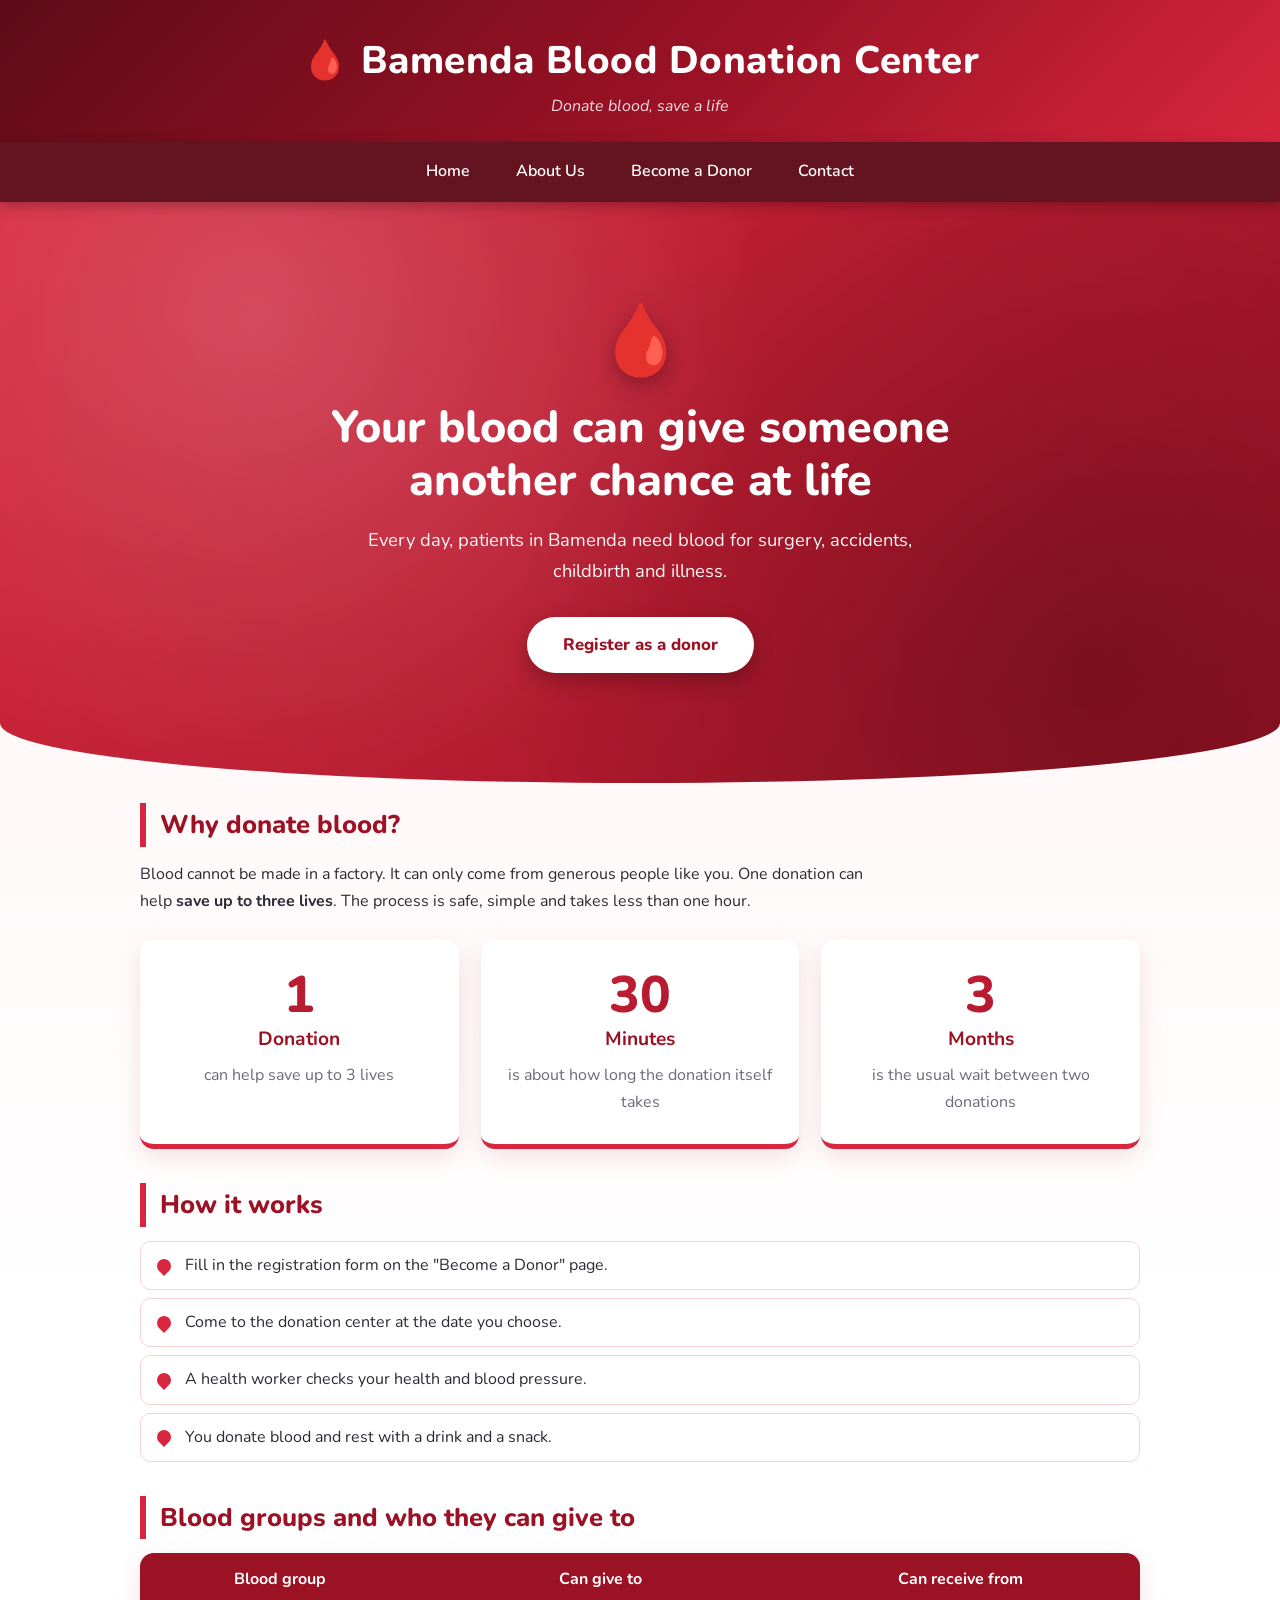
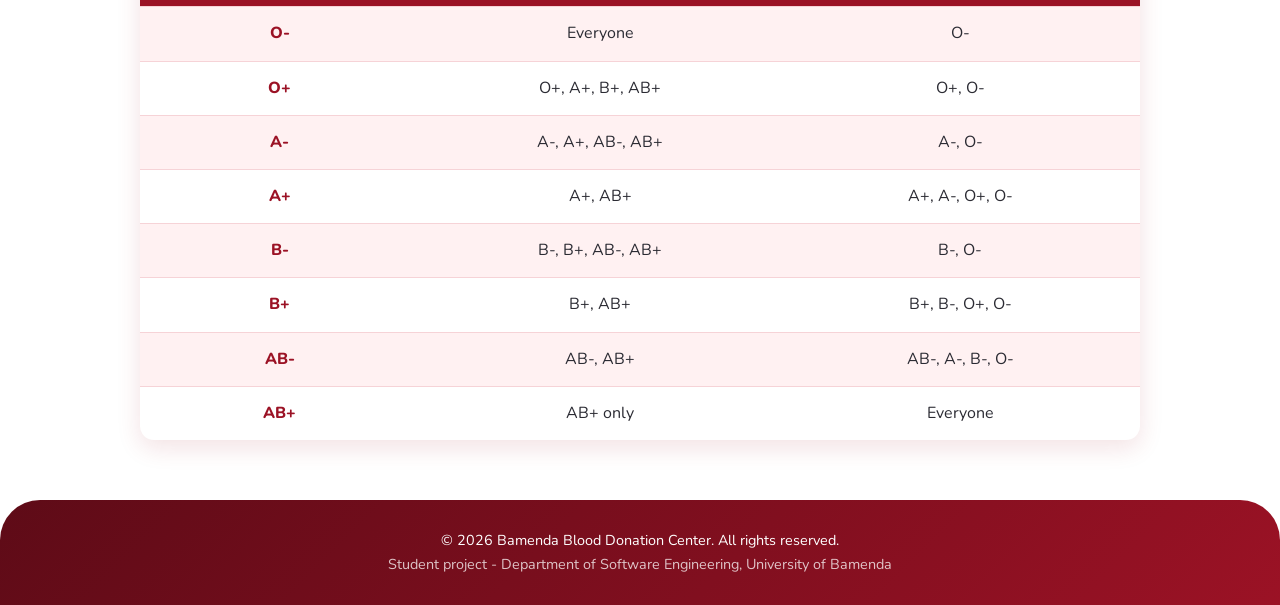
<file: index.html>
<!DOCTYPE html>
<html lang="en">
<head>
  <meta charset="UTF-8">
  <meta name="viewport" content="width=device-width, initial-scale=1.0">
  <title>Home - Bamenda Blood Donation</title>
  <link rel="stylesheet" href="style.css">
</head>
<body>

  
  <header>
    <h1>&#129656; Bamenda Blood Donation Center</h1>
    <p>Donate blood, save a life</p>
  </header>

  
  <nav>
    <input type="checkbox" id="nav-toggle" class="nav-toggle">
    <label for="nav-toggle" class="hamburger" aria-label="Open menu">
      <span></span>
      <span></span>
      <span></span>
    </label>
    <ul>
      <li><a href="index.html">Home</a></li>
      <li><a href="about.html">About Us</a></li>
      <li><a href="donate.html">Become a Donor</a></li>
      <li><a href="contact.html">Contact</a></li>
    </ul>
  </nav>

  
  <div class="hero">
    <div class="drop">&#129656;</div>
    <h2>Your blood can give someone another chance at life</h2>
    <p>Every day, patients in Bamenda need blood for surgery, accidents, childbirth and illness.</p>
    <a class="btn" href="donate.html">Register as a donor</a>
  </div>

  <div class="container">

    <h2>Why donate blood?</h2>
    <p>
      Blood cannot be made in a factory. It can only come from generous people like you.
      One donation can help <strong>save up to three lives</strong>. The process is safe,
      simple and takes less than one hour.
    </p>

    
    <div class="cards">
      <div class="card">
        <div class="big-number">1</div>
        <h3>Donation</h3>
        <p>can help save up to 3 lives</p>
      </div>
      <div class="card">
        <div class="big-number">30</div>
        <h3>Minutes</h3>
        <p>is about how long the donation itself takes</p>
      </div>
      <div class="card">
        <div class="big-number">3</div>
        <h3>Months</h3>
        <p>is the usual wait between two donations</p>
      </div>
    </div>

    <h2>How it works</h2>
    <ul>
      <li>Fill in the registration form on the "Become a Donor" page.</li>
      <li>Come to the donation center at the date you choose.</li>
      <li>A health worker checks your health and blood pressure.</li>
      <li>You donate blood and rest with a drink and a snack.</li>
    </ul>

    <h2>Blood groups and who they can give to</h2>
    <table>
      <tr>
        <th>Blood group</th>
        <th>Can give to</th>
        <th>Can receive from</th>
      </tr>
      <tr><td>O-</td><td>Everyone</td><td>O-</td></tr>
      <tr><td>O+</td><td>O+, A+, B+, AB+</td><td>O+, O-</td></tr>
      <tr><td>A-</td><td>A-, A+, AB-, AB+</td><td>A-, O-</td></tr>
      <tr><td>A+</td><td>A+, AB+</td><td>A+, A-, O+, O-</td></tr>
      <tr><td>B-</td><td>B-, B+, AB-, AB+</td><td>B-, O-</td></tr>
      <tr><td>B+</td><td>B+, AB+</td><td>B+, B-, O+, O-</td></tr>
      <tr><td>AB-</td><td>AB-, AB+</td><td>AB-, A-, B-, O-</td></tr>
      <tr><td>AB+</td><td>AB+ only</td><td>Everyone</td></tr>
    </table>

  </div>

  
  <footer>
    <p>&copy; 2026 Bamenda Blood Donation Center. All rights reserved.</p>
    <p>Student project - Department of Software Engineering, University of Bamenda</p>
  </footer>

</body>
</html>
</file>
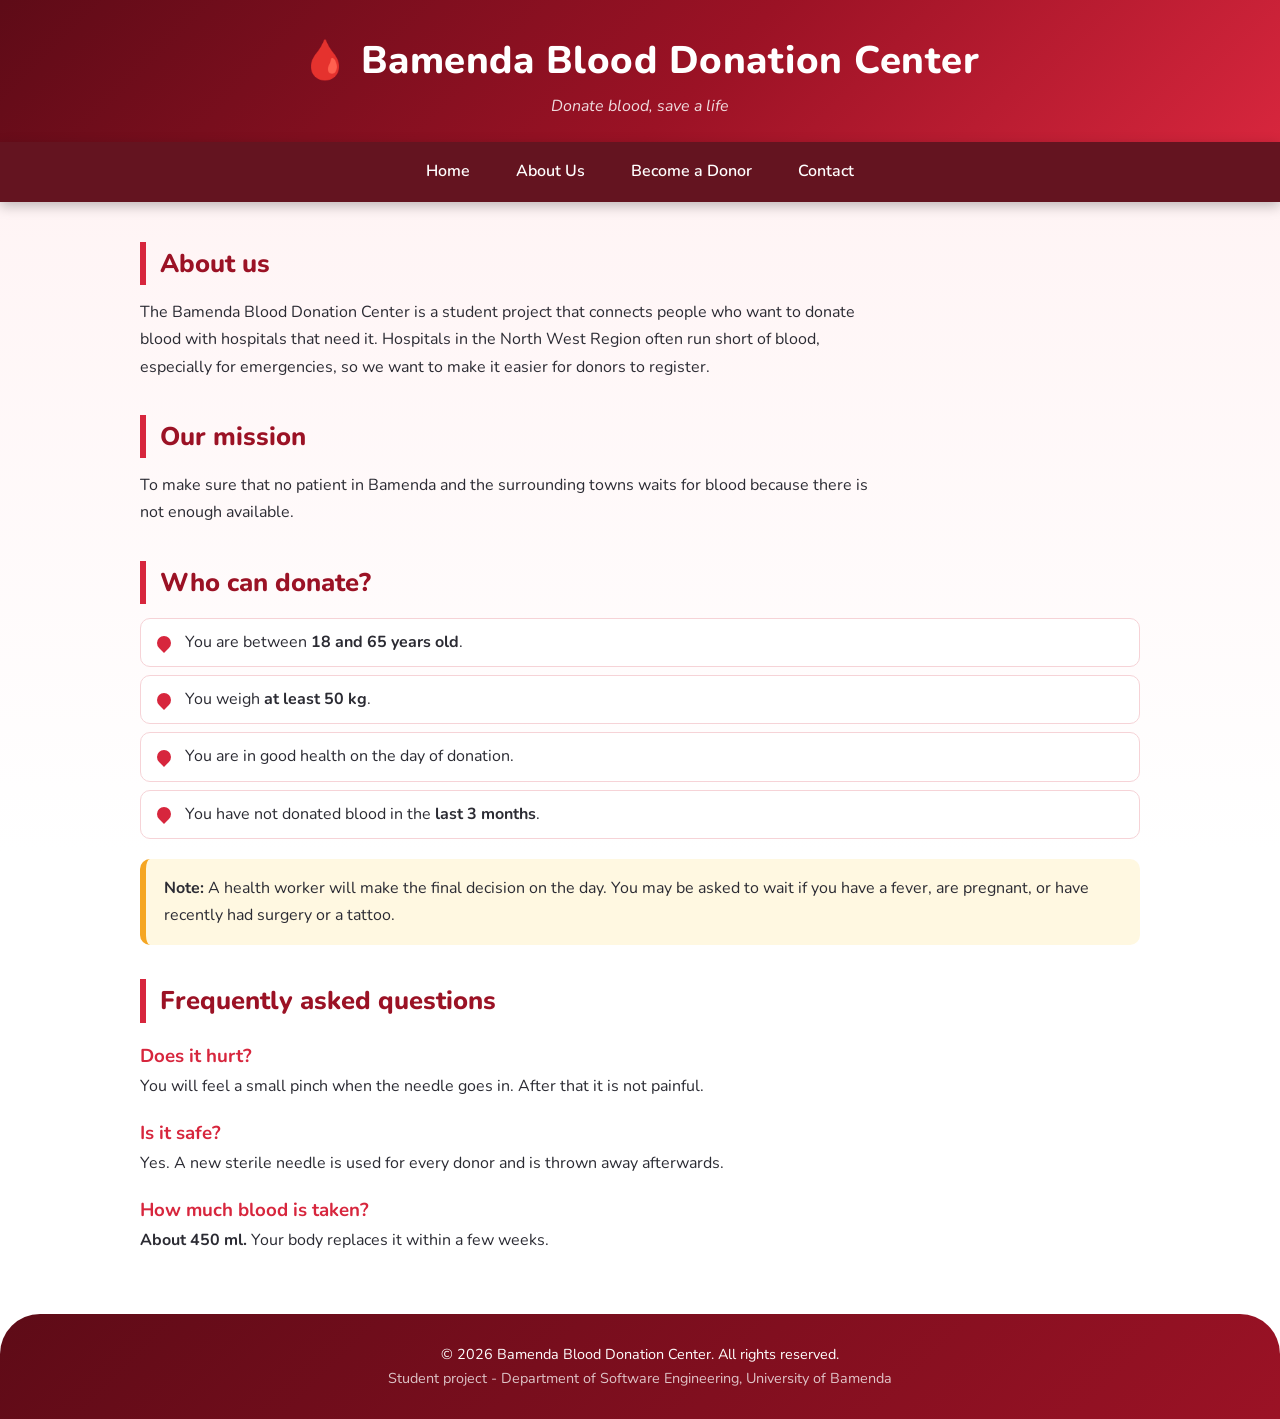
<file: about.html>
<!DOCTYPE html>
<html lang="en">
<head>
  <meta charset="UTF-8">
  <meta name="viewport" content="width=device-width, initial-scale=1.0">
  <title>About Us - Bamenda Blood Donation</title>
  <link rel="stylesheet" href="style.css">
</head>
<body>

  
  <header>
    <h1>&#129656; Bamenda Blood Donation Center</h1>
    <p>Donate blood, save a life</p>
  </header>

  
  <nav>
    <input type="checkbox" id="nav-toggle" class="nav-toggle">
    <label for="nav-toggle" class="hamburger" aria-label="Open menu">
      <span></span>
      <span></span>
      <span></span>
    </label>
    <ul>
      <li><a href="index.html">Home</a></li>
      <li><a href="about.html">About Us</a></li>
      <li><a href="donate.html">Become a Donor</a></li>
      <li><a href="contact.html">Contact</a></li>
    </ul>
  </nav>

  <div class="container">

    <h2>About us</h2>
    <p>
      The Bamenda Blood Donation Center is a student project that connects people who want
      to donate blood with hospitals that need it. Hospitals in the North West Region often
      run short of blood, especially for emergencies, so we want to make it easier for
      donors to register.
    </p>

    <h2>Our mission</h2>
    <p>
      To make sure that no patient in Bamenda and the surrounding towns waits for blood
      because there is not enough available.
    </p>

    <h2>Who can donate?</h2>
    <ul>
      <li>You are between <strong>18 and 65 years old</strong>.</li>
      <li>You weigh <strong>at least 50 kg</strong>.</li>
      <li>You are in good health on the day of donation.</li>
      <li>You have not donated blood in the <strong>last 3 months</strong>.</li>
    </ul>

    <div class="notice">
      <strong>Note:</strong> A health worker will make the final decision on the day.
      You may be asked to wait if you have a fever, are pregnant, or have recently had
      surgery or a tattoo.
    </div>

    <h2>Frequently asked questions</h2>

    <h3>Does it hurt?</h3>
    <p>You will feel a small pinch when the needle goes in. After that it is not painful.</p>

    <h3>Is it safe?</h3>
    <p>Yes. A new sterile needle is used for every donor and is thrown away afterwards.</p>

    <h3>How much blood is taken?</h3>
    <p><strong>About 450 ml.</strong> Your body replaces it within a few weeks.</p>

  </div>

  
  <footer>
    <p>&copy; 2026 Bamenda Blood Donation Center. All rights reserved.</p>
    <p>Student project - Department of Software Engineering, University of Bamenda</p>
  </footer>

</body>
</html>
</file>
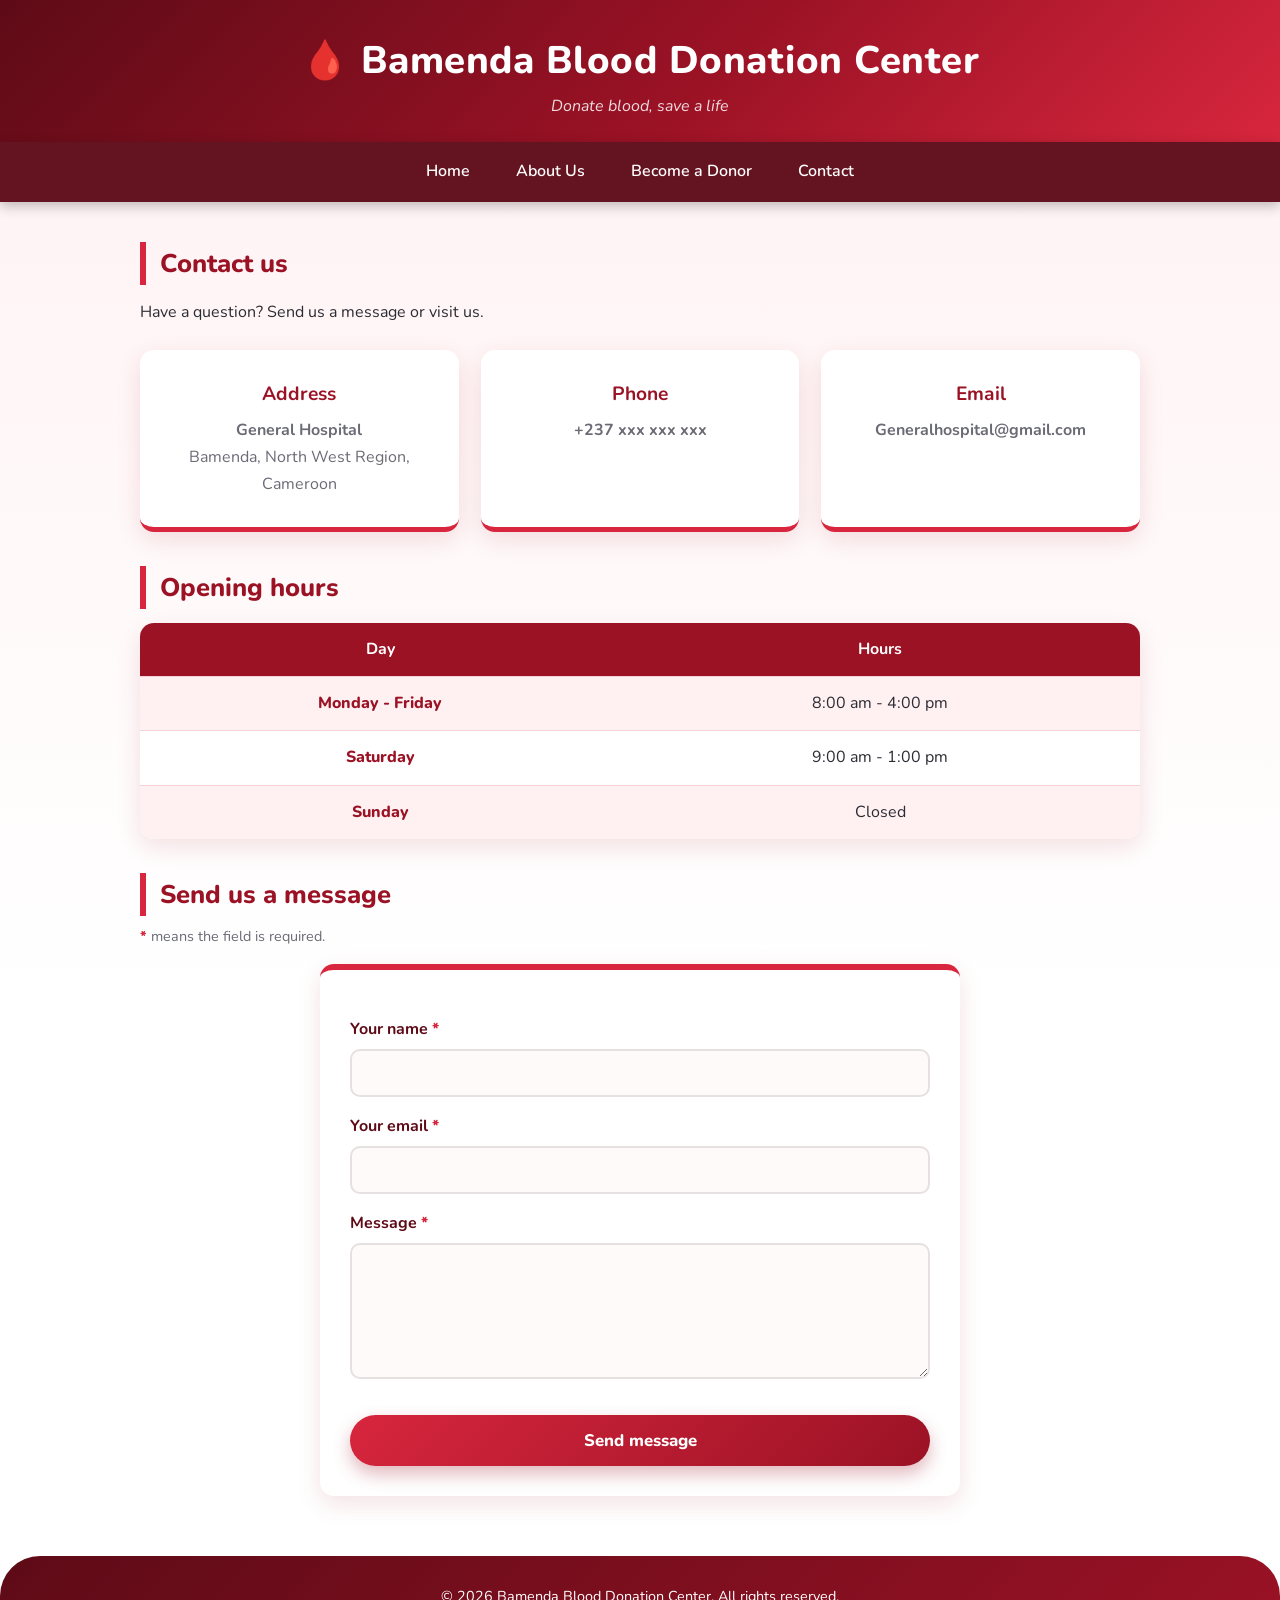
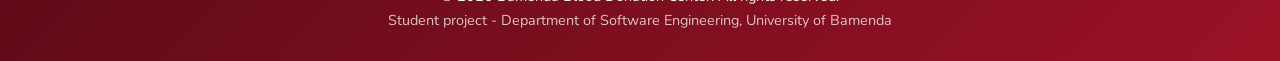
<file: contact.html>
<!DOCTYPE html>
<html lang="en">
<head>
  <meta charset="UTF-8">
  <meta name="viewport" content="width=device-width, initial-scale=1.0">
  <title>Contact - Bamenda Blood Donation</title>
  <link rel="stylesheet" href="style.css">
</head>
<body>


  <header>
    <h1>&#129656; Bamenda Blood Donation Center</h1>
    <p>Donate blood, save a life</p>
  </header>

  
  <nav>
    <input type="checkbox" id="nav-toggle" class="nav-toggle">
    <label for="nav-toggle" class="hamburger" aria-label="Open menu">
      <span></span>
      <span></span>
      <span></span>
    </label>
    <ul>
      <li><a href="index.html">Home</a></li>
      <li><a href="about.html">About Us</a></li>
      <li><a href="donate.html">Become a Donor</a></li>
      <li><a href="contact.html">Contact</a></li>
    </ul>
  </nav>

  <div class="container">

    <h2>Contact us</h2>
    <p>Have a question? Send us a message or visit us.</p>

    <div class="cards">
      <div class="card">
        <h3>Address</h3>
        <p><strong>General Hospital</strong><br>Bamenda, North West Region, Cameroon</p>
      </div>
      <div class="card">
        <h3>Phone</h3>
        <p><strong>+237 xxx xxx xxx</strong></p>
      </div>
      <div class="card">
        <h3>Email</h3>
        <p><strong>Generalhospital@gmail.com</strong></p>
      </div>
    </div>

    <h2>Opening hours</h2>
    <table>
      <tr>
        <th>Day</th>
        <th>Hours</th>
      </tr>
      <tr><td>Monday - Friday</td><td>8:00 am - 4:00 pm</td></tr>
      <tr><td>Saturday</td><td>9:00 am - 1:00 pm</td></tr>
      <tr><td>Sunday</td><td>Closed</td></tr>
    </table>

    <h2>Send us a message</h2>
    <p class="form-key"><span class="required">*</span> means the field is required.</p>
    <form action="#" method="post">

      <label for="name">Your name <span class="required">*</span></label>
      <input type="text" id="name" name="name" required>

      <label for="email">Your email <span class="required">*</span></label>
      <input type="email" id="email" name="email" required>

      <label for="msg">Message <span class="required">*</span></label>
      <textarea id="msg" name="msg" rows="5" required></textarea>

      <button type="submit">Send message</button>

    </form>

  </div>

  
  <footer>
    <p>&copy; 2026 Bamenda Blood Donation Center. All rights reserved.</p>
    <p>Student project - Department of Software Engineering, University of Bamenda</p>
  </footer>

</body>
</html>
</file>
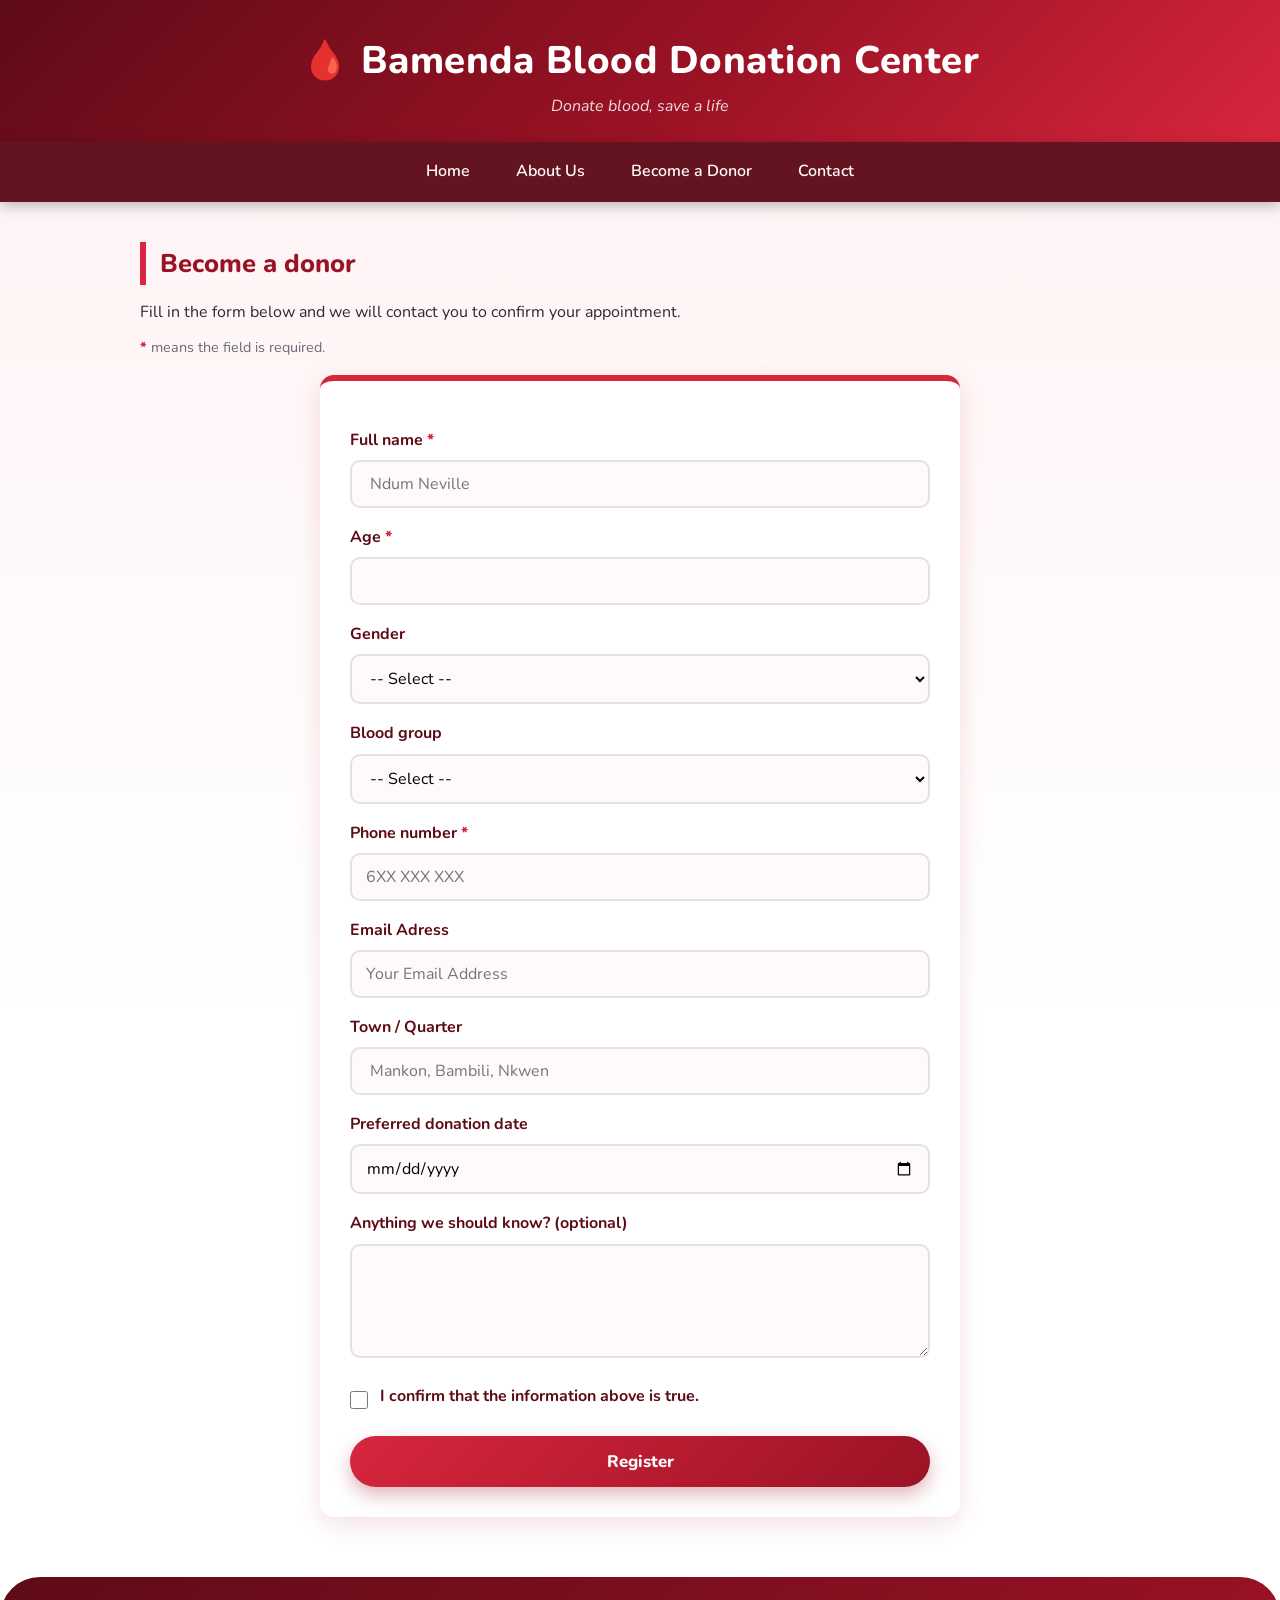
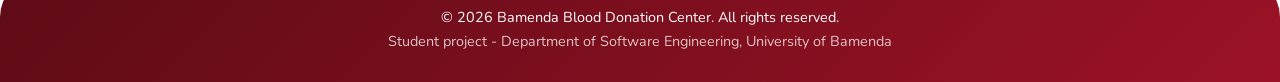
<file: donate.html>
<!DOCTYPE html>
<html lang="en">
<head>
  <meta charset="UTF-8">
  <meta name="viewport" content="width=device-width, initial-scale=1.0">
  <title>Become a Donor - Bamenda Blood Donation</title>
  <link rel="stylesheet" href="style.css">
</head>
<body>

  
  <header>
    <h1>&#129656; Bamenda Blood Donation Center</h1>
    <p>Donate blood, save a life</p>
  </header>

  
  <nav>
    <input type="checkbox" id="nav-toggle" class="nav-toggle">
    <label for="nav-toggle" class="hamburger" aria-label="Open menu">
      <span></span>
      <span></span>
      <span></span>
    </label>
    <ul>
      <li><a href="index.html">Home</a></li>
      <li><a href="about.html">About Us</a></li>
      <li><a href="donate.html">Become a Donor</a></li>
      <li><a href="contact.html">Contact</a></li>
    </ul>
  </nav>

  <div class="container">

    <h2>Become a donor</h2>
    <p>Fill in the form below and we will contact you to confirm your appointment.</p>
    <p class="form-key"><span class="required">*</span> means the field is required.</p>

    <!-- registration form (no backend yet, we will add it later) -->
    <form action="#" method="post">

      <label for="fullname">Full name <span class="required">*</span></label>
      <input type="text" id="fullname" name="fullname" placeholder=" Ndum Neville" required>

      <label for="age">Age <span class="required">*</span></label>
      <input type="number" id="age" name="age" min="18" max="65" required>

      <label for="gender">Gender</label>
      <select id="gender" name="gender">
        <option value="">-- Select --</option>
        <option value="female">Female</option>
        <option value="male">Male</option>
      </select>

      <label for="bloodgroup">Blood group</label>
      <select id="bloodgroup" name="bloodgroup">
        <option value="">-- Select --</option>
        <option>A+</option>
        <option>A-</option>
        <option>B+</option>
        <option>B-</option>
        <option>AB+</option>
        <option>AB-</option>
        <option>O+</option>
        <option>O-</option>
        <option>I do not know</option>
      </select>

      <label for="phone">Phone number <span class="required">*</span></label>
      <input type="tel" id="phone" name="phone" placeholder="6XX XXX XXX" required>
      <label for="Email"> Email Adress</label>
      <input type="text" id="email" name="email" placeholder="Your Email Address" required>

      <label for="town">Town / Quarter</label>
      <input type="text" id="town" name="town" placeholder=" Mankon, Bambili, Nkwen">

      <label for="date">Preferred donation date</label>
      <input type="date" id="date" name="date">

      <label for="message">Anything we should know? (optional)</label>
      <textarea id="message" name="message" rows="4"></textarea>

      <label>
        <input type="checkbox" name="agree" required>
        I confirm that the information above is true.
      </label>

      <button type="submit">Register</button>

    </form>

  </div>


  <footer>
    <p>&copy; 2026 Bamenda Blood Donation Center. All rights reserved.</p>
    <p>Student project - Department of Software Engineering, University of Bamenda</p>
  </footer>

</body>
</html>
</file>
<file: style.css>
@import url("https://fonts.googleapis.com/css2?family=Nunito:wght@400;600;700;800&display=swap");

:root {
  --red: #d7263d;
  --red-dark: #9b1225;
  --red-darker: #5e0b17;
  --pink: #fff1f2;
  --pink-line: #f6d3d7;
  --text: #2b2b33;
  --muted: #6b6b76;
  --white: #ffffff;
  --shadow: 0 8px 24px rgba(155, 18, 37, 0.12);
  --radius: 14px;
}

* {
  margin: 0;
  padding: 0;
  box-sizing: border-box;
}

html {
  scroll-behavior: smooth;
}

body {
  font-family: "Nunito", "Segoe UI", Arial, sans-serif;
  background: linear-gradient(180deg, var(--pink) 0%, #ffffff 60%);
  color: var(--text);
  line-height: 1.7;
  min-height: 100vh;
}

::selection {
  background: var(--red);
  color: white;
}


header {
  background: linear-gradient(135deg, var(--red-darker), var(--red-dark) 55%, var(--red));
  color: white;
  text-align: center;
  padding: 28px 20px 22px;
}

header h1 {
  font-size: clamp(1.6rem, 4vw, 2.4rem);
  font-weight: 800;
  letter-spacing: 0.5px;
}

header p {
  font-size: 1rem;
  opacity: 0.85;
  font-style: italic;
}


nav {
  background: rgba(94, 11, 23, 0.96);
  position: sticky;
  top: 0;
  z-index: 10;
  box-shadow: 0 4px 12px rgba(0, 0, 0, 0.25);
}

nav ul {
  list-style: none;
  display: flex;
  justify-content: center;
  flex-wrap: wrap;
  gap: 6px;
  padding: 8px;
}

nav ul li a {
  display: block;
  color: white;
  text-decoration: none;
  font-weight: 600;
  padding: 8px 20px;
  border-radius: 999px;
  transition: background 0.2s, transform 0.2s;
}

nav ul li a:hover {
  background: var(--red);
  transform: translateY(-2px);
}

.hero {
  position: relative;
  background:
    radial-gradient(circle at 20% 20%, rgba(255, 255, 255, 0.18), transparent 45%),
    radial-gradient(circle at 85% 80%, rgba(0, 0, 0, 0.25), transparent 50%),
    linear-gradient(135deg, var(--red), var(--red-dark));
  color: white;
  text-align: center;
  padding: 80px 20px 110px;
  border-radius: 0 0 50% 50% / 0 0 60px 60px;
}

.hero h2 {
  font-size: clamp(1.7rem, 4.5vw, 2.8rem);
  font-weight: 800;
  line-height: 1.2;
  max-width: 760px;
  margin: 0 auto 16px;
}

.hero p {
  font-size: 1.15rem;
  max-width: 620px;
  margin: 0 auto 30px;
  opacity: 0.95;
}

.drop {
  font-size: 70px;
  filter: drop-shadow(0 6px 10px rgba(0, 0, 0, 0.3));
  animation: float 3s ease-in-out infinite;
}

@keyframes float {
  0%, 100% { transform: translateY(0); }
  50%      { transform: translateY(-10px); }
}


.btn {
  display: inline-block;
  background: white;
  color: var(--red-dark);
  padding: 14px 36px;
  text-decoration: none;
  font-weight: 800;
  font-size: 1.05rem;
  border-radius: 999px;
  box-shadow: 0 8px 20px rgba(0, 0, 0, 0.25);
  transition: transform 0.2s, box-shadow 0.2s, background 0.2s, color 0.2s;
}

.btn:hover {
  background: var(--red-darker);
  color: white;
  transform: translateY(-3px);
  box-shadow: 0 12px 24px rgba(0, 0, 0, 0.3);
}


.container {
  width: 90%;
  max-width: 1000px;
  margin: 40px auto;
}

.hero + .container {
  margin-top: 20px;
}

.container h2 {
  color: var(--red-dark);
  font-size: 1.6rem;
  font-weight: 800;
  margin: 34px 0 14px;
  padding-left: 14px;
  border-left: 6px solid var(--red);
}

.container h2:first-child {
  margin-top: 0;
}

.container h3 {
  color: var(--red);
  margin-top: 18px;
}

.container p {
  margin-bottom: 15px;
  max-width: 75ch;
}

/* nice list with red dots */
.container ul {
  list-style: none;
  margin-bottom: 20px;
}

.container ul li {
  background: white;
  border: 1px solid var(--pink-line);
  border-radius: 10px;
  padding: 10px 14px 10px 44px;
  margin-bottom: 8px;
  position: relative;
}

.container ul li::before {
  content: "";
  position: absolute;
  left: 16px;
  top: 50%;
  width: 14px;
  height: 14px;
  background: var(--red);
  border-radius: 50% 50% 50% 0;   /* makes a little blood drop shape */
  transform: translateY(-50%) rotate(-45deg);
}


.cards {
  display: flex;
  flex-wrap: wrap;
  gap: 22px;
  margin: 24px 0 30px;
}

.card {
  background: white;
  border-radius: var(--radius);
  padding: 28px 20px;
  flex: 1;
  min-width: 220px;
  text-align: center;
  box-shadow: var(--shadow);
  border-bottom: 5px solid var(--red);
  transition: transform 0.25s, box-shadow 0.25s;
}

.card:hover {
  transform: translateY(-6px);
  box-shadow: 0 14px 30px rgba(155, 18, 37, 0.2);
}

.card h3 {
  color: var(--red-dark);
  margin: 0 0 6px;
  font-size: 1.2rem;
}

.card p {
  color: var(--muted);
  margin: 0 auto;
}

.big-number {
  font-size: 3.2rem;
  font-weight: 800;
  line-height: 1.1;
  background: linear-gradient(135deg, var(--red), var(--red-dark));
  -webkit-background-clip: text;
  background-clip: text;
  color: transparent;
}


table {
  width: 100%;
  border-collapse: separate;
  border-spacing: 0;
  background: white;
  border-radius: var(--radius);
  overflow: hidden;
  box-shadow: var(--shadow);
  margin-bottom: 30px;
}

th, td {
  padding: 13px 12px;
  text-align: center;
  border-bottom: 1px solid var(--pink-line);
}

th {
  background: var(--red-dark);
  color: white;
  font-weight: 700;
}

tr:last-child td {
  border-bottom: none;
}

tr:nth-child(even) td {
  background: var(--pink);
}

tr:hover td {
  background: #ffe0e4;
}

td:first-child {
  font-weight: 800;
  color: var(--red-dark);
}


form {
  background: white;
  border-radius: var(--radius);
  padding: 30px;
  max-width: 640px;
  margin: 10px auto 20px;
  box-shadow: var(--shadow);
  border-top: 6px solid var(--red);
}

label {
  display: block;
  margin-top: 16px;
  font-weight: 700;
  color: var(--red-darker);
}


.required {
  color: var(--red);
  font-weight: 800;
}


.form-key {
  font-size: 0.9rem;
  color: var(--muted);
  margin-top: -6px;
}

input, select, textarea {
  width: 100%;
  padding: 11px 14px;
  margin-top: 6px;
  border: 2px solid #e6e0e1;
  border-radius: 10px;
  font-family: inherit;
  font-size: 1rem;
  background: #fffafa;
  transition: border-color 0.2s, box-shadow 0.2s;
}

input:focus, select:focus, textarea:focus {
  outline: none;
  border-color: var(--red);
  box-shadow: 0 0 0 4px rgba(215, 38, 61, 0.15);
}

input[type="checkbox"] {
  width: 18px;
  height: 18px;
  margin-right: 8px;
  vertical-align: middle;
  accent-color: var(--red);
}

button {
  width: 100%;
  background: linear-gradient(135deg, var(--red), var(--red-dark));
  color: white;
  border: none;
  padding: 14px 30px;
  margin-top: 26px;
  font-family: inherit;
  font-size: 1.05rem;
  font-weight: 800;
  border-radius: 999px;
  cursor: pointer;
  box-shadow: 0 8px 18px rgba(155, 18, 37, 0.3);
  transition: transform 0.2s, box-shadow 0.2s;
}

button:hover {
  transform: translateY(-2px);
  box-shadow: 0 12px 24px rgba(155, 18, 37, 0.4);
}


a:focus-visible, button:focus-visible {
  outline: 3px solid #ffb3bd;
  outline-offset: 3px;
}


.notice {
  background: #fff8e1;
  border-left: 6px solid #f5a623;
  border-radius: 10px;
  padding: 16px 18px;
  margin-bottom: 24px;
}


footer {
  background: linear-gradient(135deg, var(--red-darker), var(--red-dark));
  color: white;
  text-align: center;
  padding: 28px 20px;
  margin-top: 60px;
  font-size: 0.9rem;
  border-radius: 40px 40px 0 0;
}

footer p:last-child {
  opacity: 0.75;
}

/* ---------- small screens ---------- */
@media (max-width: 600px) {
  .hero {
    padding: 50px 16px 70px;
    border-radius: 0 0 40px 40px;
  }
  form {
    padding: 20px;
  }
  th, td {
    padding: 9px 6px;
    font-size: 0.85rem;
  }
}

/* respect people who turn animations off */
@media (prefers-reduced-motion: reduce) {
  * {
    animation: none !important;
    transition: none !important;
  }
}

/* ---------- hamburger menu (small screens only) ---------- */

.nav-toggle {
  display: none; /* hides the actual checkbox */
}

.hamburger {
  display: none; /* hidden on big screens, shown in the media query below */
  flex-direction: column;
  justify-content: center;
  gap: 5px;
  width: 44px;
  height: 44px;
  padding: 12px;
  margin: 0 auto;
  cursor: pointer;
}

.hamburger span {
  display: block;
  height: 3px;
  width: 100%;
  background-color: white;
  border-radius: 2px;
}

@media (max-width: 700px) {
  .hamburger {
    display: flex;
  }

  nav ul {
    display: none;              /* menu is hidden by default on small screens */
    flex-direction: column;
    width: 100%;
  }

  .nav-toggle:checked ~ ul {
    display: flex;              /* menu appears when the checkbox is ticked */
  }

  nav ul li a {
    text-align: center;
  }
}
</file>
